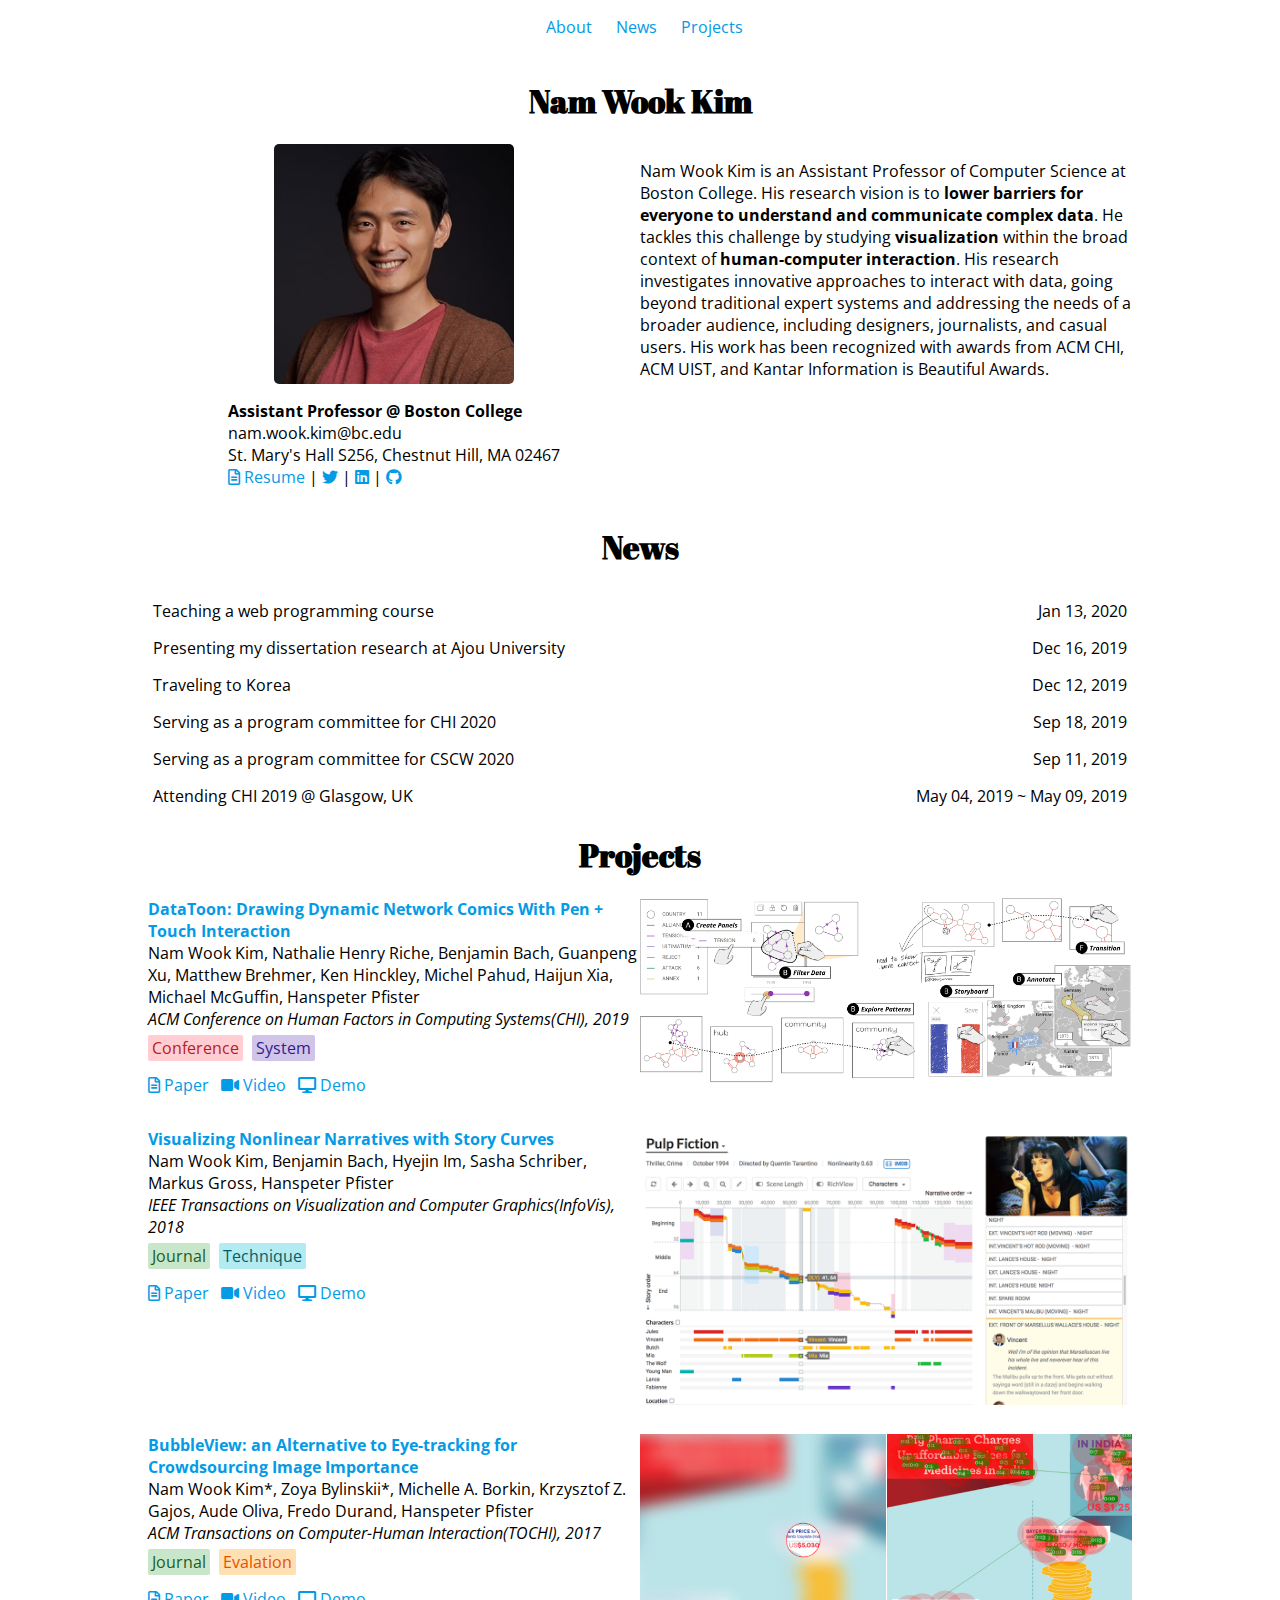
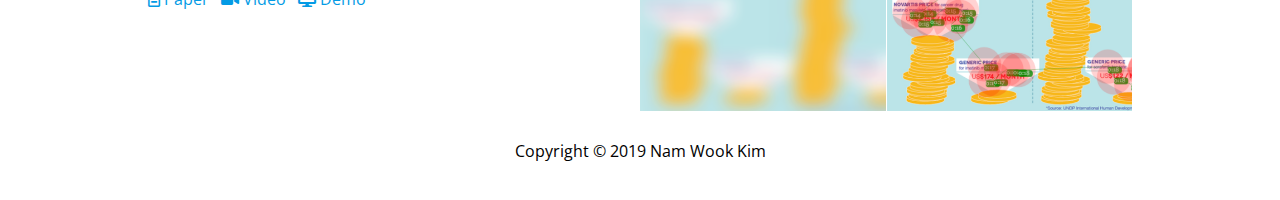
<file: index.html>
<!DOCTYPE html>
<html lang="en">
<head>
    <title>Nam Wook Kim's Homepage</title>
    <meta charset="utf-8" />
    <meta name="viewport" content="width=device-width, initial-scale=1" />

    <meta property="og:title" content="Nam Wook Kim">
    <meta property="og:description" content="Nam Wook Kim is an Assistant Professor of Computer Science at Boston College. His research vision is to lower barriers for everyone to understand and communicate complex data. He tackles this challenge by studying visualization within the broad context of human-computer interaction. His research investigates innovative approaches to interact with data, going beyond traditional expert systems and addressing the needs of a broader audience, including designers, journalists, and casual users. His work has been recognized with awards from ACM CHI, ACM UIST, and Kantar Information is Beautiful Awards.">
    <meta property="og:image" content="https://bcwebcourse.github.io/portfolio-namwkim/assets/profile.png">
    <meta property="og:url" content="https://bcwebcourse.github.io/portfolio-namwkim/">
    <meta name="twitter:card" content="summary_large_image">
    <!-- favicon-->
    <link rel="icon" type="image/png" sizes="32x32" href="assets/favicon.png">    
    <link href="https://fonts.googleapis.com/css?family=Abril+Fatface|Open+Sans:400,700&display=swap" rel="stylesheet">
    <link rel="stylesheet" href="https://cdnjs.cloudflare.com/ajax/libs/font-awesome/5.11.2/css/all.min.css" />
    <link rel="stylesheet" href="https://cdnjs.cloudflare.com/ajax/libs/animate.css/3.7.2/animate.min.css">
    <link rel="stylesheet" href="style.css" />
</head>
<body>
    <div class="container">
        <nav>
            <ul>
                <li>
                    <a href="#about">About</a>
                </li>
                <li>
                    <a href="#news">News</a>
                </li>
                <li>
                    <a href="#projects">Projects</a>
                </li>
            </ul>
        </nav>
        <section id="about">
            <h1 class="title animated infinite bounce delay-1s">Nam Wook Kim</h1>
            
            <div class="row">
                <div class="col-6">
                    <img class="profile-img" src="assets/profile.png"/>
                    <p>
                        <strong>Assistant Professor @ Boston College</strong><br>
                        nam.wook.kim@bc.edu <br>
                        St. Mary's Hall S256, Chestnut Hill, MA 02467<br>
                        <a href="assets/resume.pdf" target="_blank"><i class="far fa-file-alt"></i> Resume</a> |
                        <a href="https://twitter.com/namwkim85" target="_blank"><i class="fab fa-twitter"></i></a> | <a href="https://www.linkedin.com/in/namwkim/" target="_blank"><i class="fab fa-linkedin"></i></a> | <a href="https://github.com/namwkim" target="_blank"><i class="fab fa-github"></i></a><br>
                    </p>
                </div>
                <div class="col-6">
                    <p>
                        Nam Wook Kim is an Assistant Professor of Computer Science at Boston
                        College. His research vision is to <strong>lower barriers for everyone to
                        understand and communicate complex data</strong>. He tackles this challenge by
                        studying <strong>visualization</strong> within the broad context of <strong>human-computer
                        interaction</strong>. His research investigates innovative approaches to interact
                        with data, going beyond traditional expert systems and addressing the
                        needs of a broader audience, including designers, journalists, and
                        casual users. His work has been recognized with awards from ACM CHI, ACM
                        UIST, and Kantar Information is Beautiful Awards.
                    </p>
                </div>
                
            </div >    

            
        
        </section>
        <section id="news">
            <h1 class="title">News</h1>
            <div>
                <div class="row">
                    <div class="col-8">
                        Teaching a web programming course
                    </div>
                    <div class="col-4">
                        Jan 13, 2020
                    </div>
                </div>
                <div class="row">
                    <div class="col-8">
                        Presenting my dissertation research at Ajou University
                    </div>
                    <div class="col-4">
                        Dec 16, 2019            
                    </div> 
                </div>
                <div class="row">
                    <div class="col-8">
                        Traveling to Korea
                    </div>
                    <div class="col-4">
                        Dec 12, 2019            
                    </div>
                </div>
                <div class="row">
                    <div class="col-8">
                        Serving as a program committee for CHI 2020
                    </div>
                    <div class="col-4">
                        Sep 18, 2019            
                    </div>
                </div>
                <div class="row">
                    <div class="col-8">
                        Serving as a program committee for CSCW 2020
                    </div>
                    <div class="col-4">
                        Sep 11, 2019           
                    </div>
                </div>
                <div class="row">
                    <div class="col-8">
                        Attending CHI 2019 @ Glasgow, UK
                    </div>
                    <div class="col-4">
                        May 04, 2019 ~ May 09, 2019            
                    </div>
                </div>
            </div>
        </section>
        <section id="projects">
            <h1 class="title">Projects</h1>
        
            <div>
                <div class="row">
                    <div class="col-6">
                        <div class="project-title">
                            <a href="datatoon.html"><strong>DataToon: Drawing Dynamic Network Comics With Pen + Touch Interaction</strong></a>
                        </div>
                        <div class="project-authors">
                            Nam Wook Kim, Nathalie Henry Riche, Benjamin Bach, Guanpeng Xu, Matthew Brehmer, Ken Hinckley, Michel Pahud, Haijun Xia, Michael McGuffin, Hanspeter Pfister<br>
                        </div>
                        <div class="project-source">
                            <em>ACM Conference on Human Factors in Computing Systems(CHI), 2019</em>
                        </div>
                        <div class="project-tags">
                            <span class="tag conference">Conference</span>
                            <span class="tag system">System</span>
                        </div>
                        <div class="project-materials">
                            <span><a href="assets/datatoon/paper.pdf" target="_blank"><i class="far fa-file-alt"></i> Paper</a></span>
                            <span><a href="assets/datatoon/video.mp4" target="_blank"><i class="fas fa-video"></i> Video</a></span>
                            <span><a href="https://datatoon.github.io/" target="_blank"><i class="fas fa-desktop"></i> Demo</a></span>
                        </div>
                    </div> 
                    <div class="col-6">
                        <img src="assets/datatoon/teaser.png" width="100%">
                    </div>
                </div>
                <div class="row">
                    <div class="col-6">
                        <div class="project-title">
                            <a href="storycurves.html"><strong>Visualizing Nonlinear Narratives with Story Curves</strong></a>
                        </div>
                        <div class="project-authors">
                            Nam Wook Kim, Benjamin Bach, Hyejin Im, Sasha Schriber, Markus Gross, Hanspeter Pfister<br>
                        </div>
                        <div class="project-source">
                            <em>IEEE Transactions on Visualization and Computer Graphics(InfoVis), 2018</em>
                        </div>
                        <div class="project-tags">
                                <span class="tag journal">Journal</span>
                                <span class="tag technique">Technique</span>
                        </div>
                        <div class="project-materials">
                            <span><a href="assets/storycurves/paper.pdf" target="_blank"><i class="far fa-file-alt"></i> Paper</a></span>
                            <span><a href="assets/storycurves/video.mp4" target="_blank"><i class="fas fa-video"></i> Video</a></span>
                            <span><a href="https://storycurve.namwkim.org/" target="_blank"><i class="fas fa-desktop"></i> Demo</a></span>
                        </div>
        
                    </div> 
                    <div class="col-6">
                        <img src="assets/storycurves/teaser.png" width="100%">
                    </div>
                </div>
                <div class="row">
                    <div class="col-6">
                        <div class="project-title">
                            <a href="bubbleview.html"><strong>BubbleView: an Alternative to Eye-tracking for Crowdsourcing Image Importance</strong></a>
                        </div>
                        <div class="project-authors">
                            Nam Wook Kim*, Zoya Bylinskii*, Michelle A. Borkin, Krzysztof Z. Gajos, Aude Oliva, Fredo Durand, Hanspeter Pfister<br>
                        </div>
                        <div class="project-source">
                            <em>ACM Transactions on Computer-Human Interaction(TOCHI), 2017</em>
                        </div>
                        <div class="project-tags">
                                <span class="tag journal">Journal</span>
                                <span class="tag evaluation">Evalation</span>
                        </div>
                        <div class="project-materials">
                            <span><a href="assets/bubbleview/paper.pdf" target="_blank"><i class="far fa-file-alt"></i> Paper</a></span>
                            <span><a href="assets/bubbleview/video.mp4" target="_blank"><i class="fas fa-video"></i> Video</a></span>
                            <span><a href="https://bubbleview.namwkim.org/" target="_blank"><i class="fas fa-desktop"></i> Demo</a></span>
                        </div>
                    </div> 
                    <div class="col-6">
                        <img class="project-teaser" src="assets/bubbleview/teaser.png" width="100%">
                    </div>
                </div>
    
        </section>
        <footer>Copyright © 2019 Nam Wook Kim</footer>
    </div>
    
    
</body>
</html>
</file>
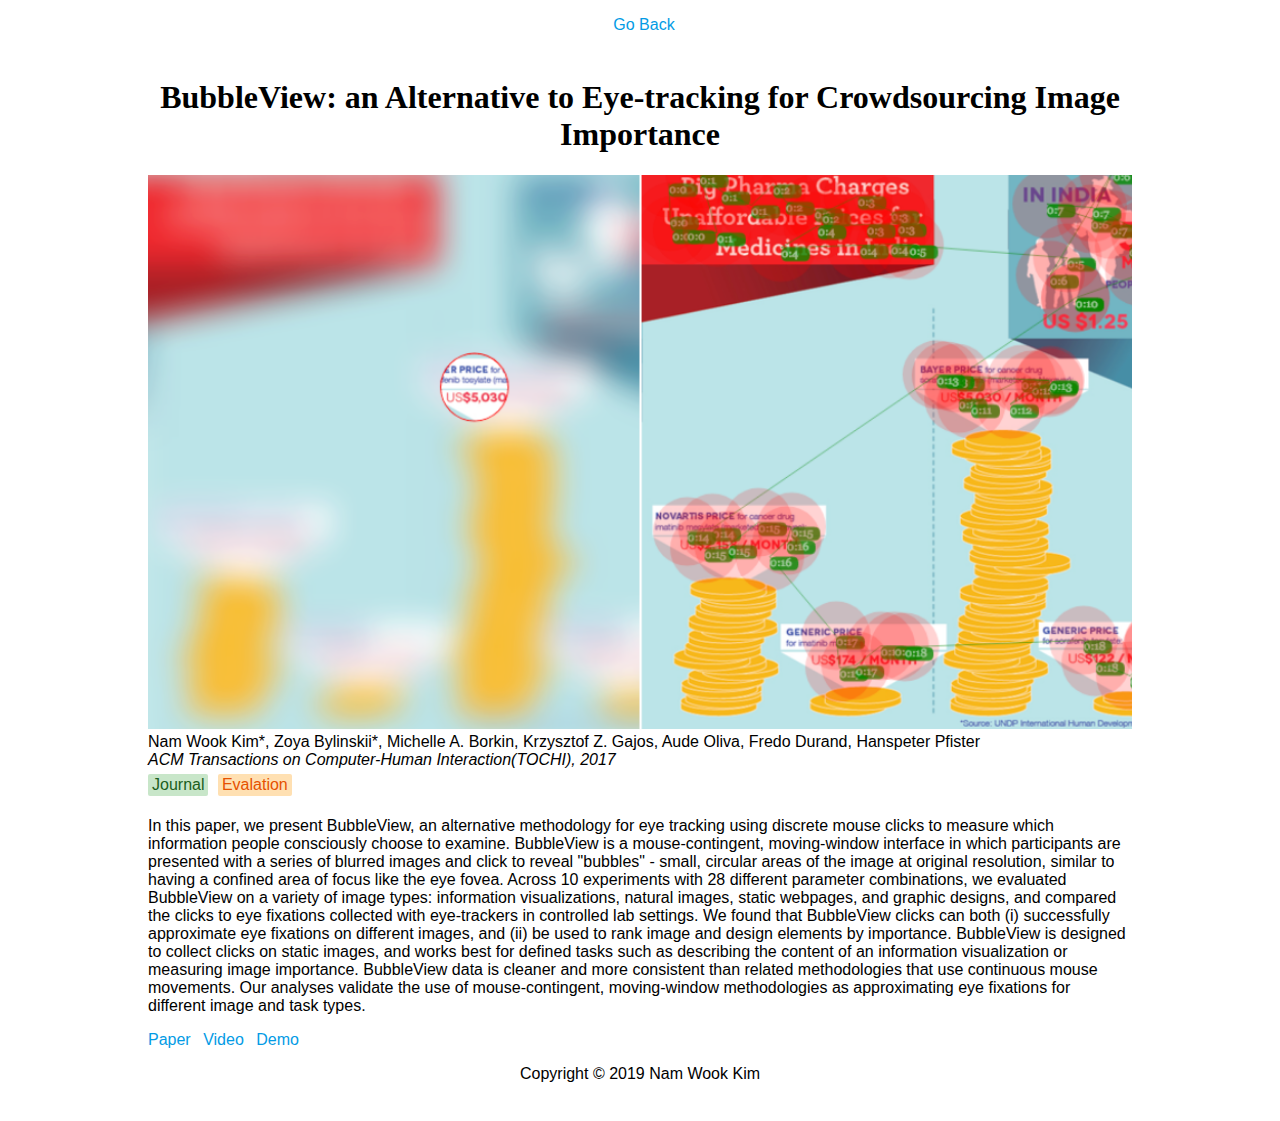
<file: bubbleview.html>
<!DOCTYPE html>
<html lang="en">
<head>
    <title>Nam Wook Kim's Homepage</title>
    
    <!-- favicon-->
    <link rel="icon" type="image/png" sizes="32x32" href="assets/favicon.png">
    <link rel="stylesheet" href="style.css" />
    
</head>
<body>
    <div class="container">
        <nav>
            <ul>
                <li>
                    <a href="index.html">Go Back</a>
                </li>
            </ul>
        </nav>
        <section>
            <h1 class="title">BubbleView: an Alternative to Eye-tracking for Crowdsourcing Image Importance</h1>
            <img class="project-teaser" src="assets/bubbleview/teaser.png" width="100%">
            <div class="project-authors">
                Nam Wook Kim*, Zoya Bylinskii*, Michelle A. Borkin, Krzysztof Z. Gajos, Aude Oliva, Fredo Durand, Hanspeter Pfister<br>
            </div>
            <div class="project-source">
                <em>ACM Transactions on Computer-Human Interaction(TOCHI), 2017</em>
            </div>
            <div class="project-tags">
                    <span class="tag journal">Journal</span>
                    <span class="tag evaluation">Evalation</span>
            </div>
            <div class="project-desc">
                <p>
                    In this paper, we present BubbleView, an alternative methodology for eye tracking using discrete mouse clicks to measure which information people consciously choose to examine. BubbleView is a mouse-contingent, moving-window interface in which participants are presented with a series of blurred images and click to reveal "bubbles" - small, circular areas of the image at original resolution, similar to having a confined area of focus like the eye fovea. Across 10 experiments with 28 different parameter combinations, we evaluated BubbleView on a variety of image types: information visualizations, natural images, static webpages, and graphic designs, and compared the clicks to eye fixations collected with eye-trackers in controlled lab settings. We found that BubbleView clicks can both (i) successfully approximate eye fixations on different images, and (ii) be used to rank image and design elements by importance. BubbleView is designed to collect clicks on static images, and works best for defined tasks such as describing the content of an information visualization or measuring image importance. BubbleView data is cleaner and more consistent than related methodologies that use continuous mouse movements. Our analyses validate the use of mouse-contingent, moving-window methodologies as approximating eye fixations for different image and task types.
                </p>
            </div>
            <div class="project-materials">
                <span><a href="assets/bubbleview/paper.pdf" target="_blank"><i class="far fa-file-alt"></i> Paper</a></span>
                <span><a href="assets/bubbleview/video.mp4" target="_blank"><i class="fas fa-video"></i> Video</a></span>
                <span><a href="https://bubbleview.namwkim.org/" target="_blank"><i class="fas fa-desktop"></i> Demo</a></span>
            </div>
        </section>
        <footer>Copyright © 2019 Nam Wook Kim</footer>
    </div>
    
</body>
</html>
</file>
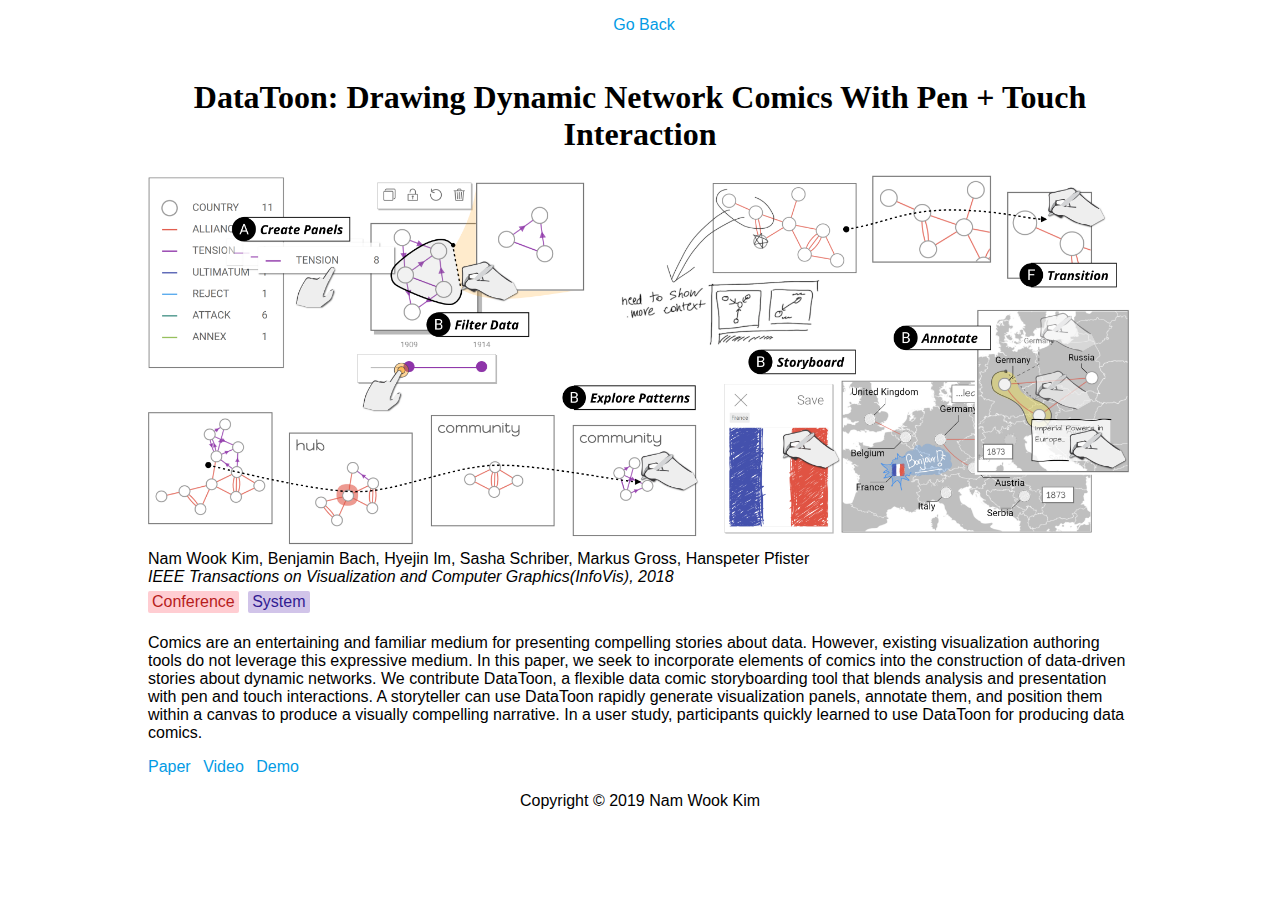
<file: datatoon.html>
<!DOCTYPE html>
<html lang="en">
<head>
    <title>Nam Wook Kim's Homepage</title>
    <!-- favicon-->
    <link rel="icon" type="image/png" sizes="32x32" href="assets/favicon.png">
    <link rel="stylesheet" href="style.css" />
</head>
<body>
    <div class="container">
        <nav>
            <ul>
                <li>
                    <a href="index.html">Go Back</a>
                </li>
            </ul>
        </nav>
        <section>
            <h1 class="title">DataToon: Drawing Dynamic Network Comics With Pen + Touch Interaction</h1>
            <img class="project-teaser" src="assets/datatoon/teaser.png" width="100%">
            <div class="project-authors">
                Nam Wook Kim, Benjamin Bach, Hyejin Im, Sasha Schriber, Markus Gross, Hanspeter Pfister<br>
            </div>
            <div class="project-source">
                <em>IEEE Transactions on Visualization and Computer Graphics(InfoVis), 2018</em>
            </div>
            <div class="project-tags">
                <span class="tag conference">Conference</span>
                <span class="tag system">System</span>
            </div>
            <div class="project-desc">
                <p>
                    Comics are an entertaining and familiar medium for presenting compelling stories about data. However, existing visualization authoring tools do not leverage this expressive medium. In this paper, we seek to incorporate elements of comics into the construction of data-driven stories about dynamic networks. We contribute DataToon, a flexible data comic storyboarding tool that blends analysis and presentation with pen and touch interactions. A storyteller can use DataToon rapidly generate visualization panels, annotate them, and position them within a canvas to produce a visually compelling narrative. In a user study, participants quickly learned to use DataToon for producing data comics.
                </p>
            </div>
            <div class="project-materials">
                <span><a href="assets/datatoon/paper.pdf" target="_blank"><i class="far fa-file-alt"></i> Paper</a></span>
                <span><a href="assets/datatoon/video.mp4" target="_blank"><i class="fas fa-video"></i> Video</a></span>
                <span><a href="https://datatoon.github.io/" target="_blank"><i class="fas fa-desktop"></i> Demo</a></span>
            </div>
        </section>
        <footer>Copyright © 2019 Nam Wook Kim</footer>
    </div>
    
</body>
</html>
</file>
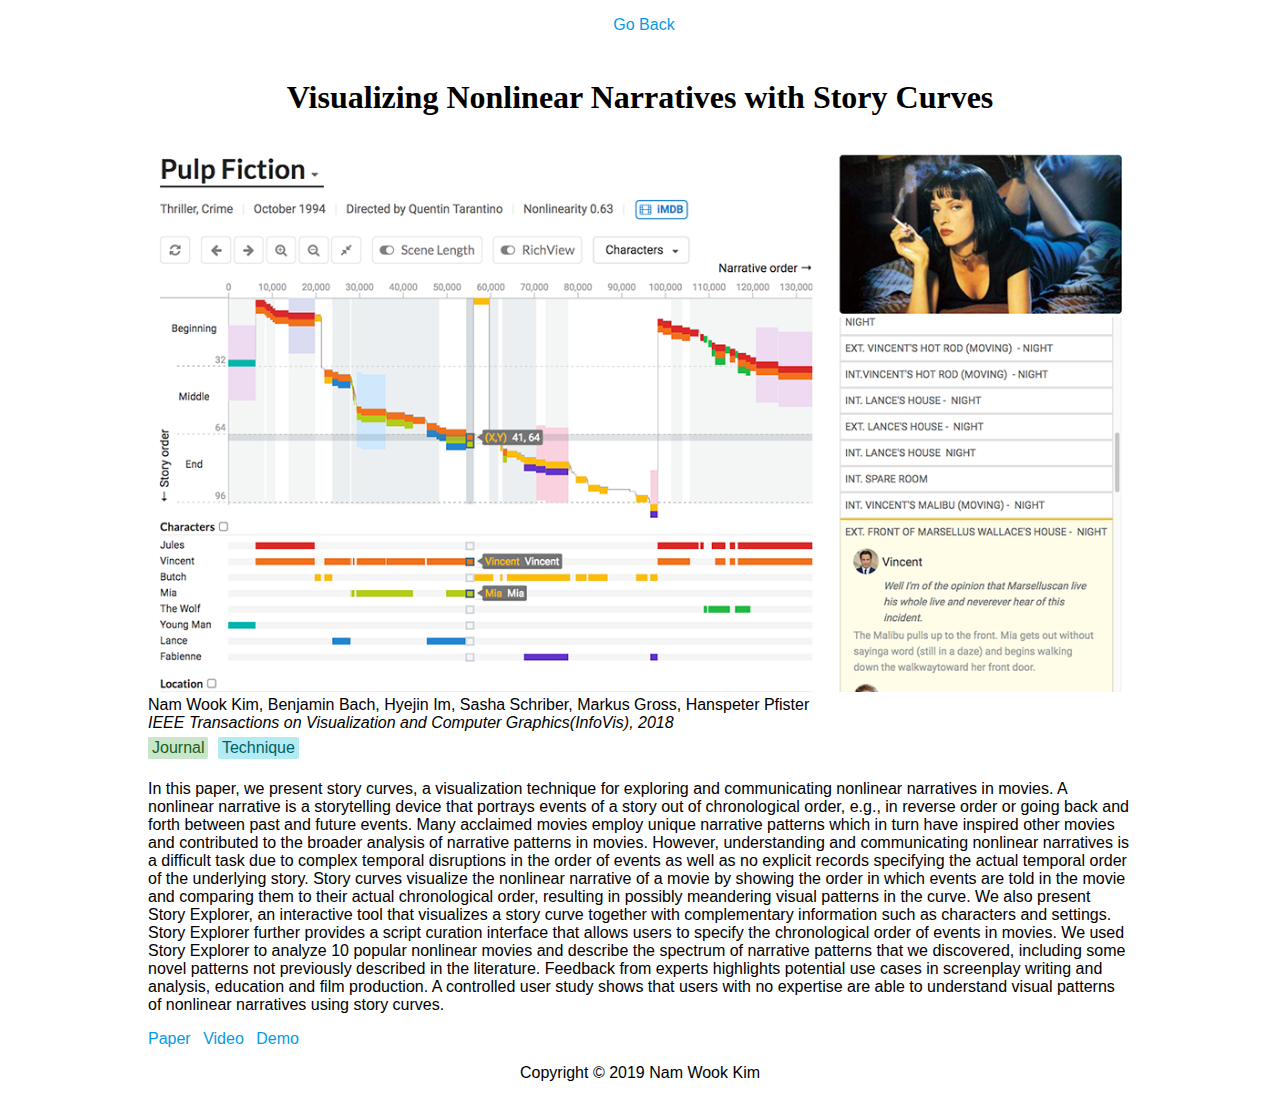
<file: storycurves.html>
<!DOCTYPE html>
<html lang="en">
<head>
    <title>Nam Wook Kim's Homepage</title>
    
    <!-- favicon-->
    <link rel="icon" type="image/png" sizes="32x32" href="assets/favicon.png">
    <link rel="stylesheet" href="style.css" />
</head>
<body>
    <div class="container">
        <nav>
            <ul>
                <li>
                    <a href="index.html">Go Back</a>
                </li>
            </ul>
        </nav>
        <section>
            <h1 class="title">Visualizing Nonlinear Narratives with Story Curves</h1>
            <img class="project-teaser" src="assets/storycurves/teaser.png" width="100%">
            <div class="project-authors">
                Nam Wook Kim, Benjamin Bach, Hyejin Im, Sasha Schriber, Markus Gross, Hanspeter Pfister<br>
            </div>
            <div class="project-source">
                <em>IEEE Transactions on Visualization and Computer Graphics(InfoVis), 2018</em>
            </div>
            <div class="project-tags">
                    <span class="tag journal">Journal</span>
                    <span class="tag technique">Technique</span>
            </div>
            <div class="project-desc">
                <p>
                    In this paper, we present story curves, a visualization technique for exploring and communicating nonlinear narratives in movies. A nonlinear narrative is a storytelling device that portrays events of a story out of chronological order, e.g., in reverse order or going back and forth between past and future events. Many acclaimed movies employ unique narrative patterns which in turn have inspired other movies and contributed to the broader analysis of narrative patterns in movies. However, understanding and communicating nonlinear narratives is a difficult task due to complex temporal disruptions in the order of events as well as no explicit records specifying the actual temporal order of the underlying story. Story curves visualize the nonlinear narrative of a movie by showing the order in which events are told in the movie and comparing them to their actual chronological order, resulting in possibly meandering visual patterns in the curve. We also present Story Explorer, an interactive tool that visualizes a story curve together with complementary information such as characters and settings. Story Explorer further provides a script curation interface that allows users to specify the chronological order of events in movies. We used Story Explorer to analyze 10 popular nonlinear movies and describe the spectrum of narrative patterns that we discovered, including some novel patterns not previously described in the literature. Feedback from experts highlights potential use cases in screenplay writing and analysis, education and film production. A controlled user study shows that users with no expertise are able to understand visual patterns of nonlinear narratives using story curves.
                </p>
            </div>

            <div class="project-materials">
                <span><a href="assets/storycurves/paper.pdf" target="_blank"><i class="far fa-file-alt"></i> Paper</a></span>
                <span><a href="assets/storycurves/video.mp4" target="_blank"><i class="fas fa-video"></i> Video</a></span>
                <span><a href="https://storycurve.namwkim.org/" target="_blank"><i class="fas fa-desktop"></i> Demo</a></span>
            </div>
        </section>
        <footer>Copyright © 2019 Nam Wook Kim</footer>
    </div>
    
</body>
</html>
</file>
<file: style.css>
body {
    font-family: 'Open Sans', sans-serif;
}
.container{
    max-width:1024px;
    width:100%;
    margin: 0 auto;
    padding:50px 20px 20px 20px; 
    box-sizing: border-box;
}

a{
    text-decoration: none;
    color:#039BE5;
    /* color: black; */
    /* text-decoration-color: #B3E5FC; */
    /* text-decoration-color: blue; */
    /* text-decoration: underline; */
    /* text-decoration-style: dotted; */
    /* background-color: #B3E5FC; */
    transition: background-color 0.2s;
}
a:hover{
    text-decoration: none;
    background-color: #B3E5FC;
}

nav ul{
    list-style-type: none;
    margin: 0;
    padding: 1rem;
    display: flex;
    justify-content: center;
    position: fixed;
    top:0;
    left:0;
    width:100%;
    /* height:2rem;  */
    background-color: white;    
}
li a {
    margin-right:1.5rem;
    text-decoration: none;
}

footer{
    width: 100%;
    text-align: center;
    margin: 10px 0px 10px 0px;
}

section .title{
    font-family: 'Abril Fatface', cursive;
    font-size: 2rem;
    text-align: center;
}
section{
    margin: 1rem 0 1rem 0;
}
.row{
    display: flex;
    flex-wrap: wrap;
}


#about .col-6:nth-child(1){
    display: flex;
    flex-direction: column;
    align-items: center;
}


.profile-img{
    border-radius: 5px;
    width: 240px;
    height:240px;
    object-fit:cover;
}

#news .row {
    padding:5px;
}

#projects .row{
    margin-bottom: 1.5rem;
}

.tag{
    display: inline-block;
    border-radius: 2px;
    margin: 5px 5px 5px 0px;
    padding: 2px 4px 2px 4px;
    background: #eeeeee;
}
.tag:last-child{
    margin: 5px 0px 5px 0px;
}
.conference{
    background-color: #FFCDD2;
    color: #B71C1C;
}
.journal{
    background-color: #C8E6C9;
    color: #1B5E20;
}
.system{
    background-color: #D1C4E9;
    color: #311B92;
}
.technique{
    background-color: #B2EBF2;
    color: #006064;
}
.evaluation{
    background-color: #FFE0B2;
    color: #E65100;
}

.project-materials{
    margin: 0.5rem 0 0.5rem 0;
}
.project-materials span{
    margin: 0 0.5rem 0 0 
}

.project-teaser{
    width: 100%;
}

[class*="col-"] {
    flex-basis: 100%;
}
#news [class*="col-"] {
    margin-top: 5px;
}

@media only screen and (min-width: 768px) {
    .col-1 {flex-basis: 8.33%;}
    .col-2 {flex-basis: 16.66%;}
    .col-3 {flex-basis: 25%;}
    .col-4 {flex-basis: 33.33%;}
    .col-5 {flex-basis: 41.66%;}
    .col-6 {flex-basis: 50%;}
    .col-7 {flex-basis: 58.33%;}
    .col-8 {flex-basis: 66.66%;}
    .col-9 {flex-basis: 75%;}
    .col-10 {flex-basis: 83.33%;}
    .col-11 {flex-basis: 91.66%;}
    .col-12 {flex-basis: 100%;}
    

    #news .col-4 {
        text-align: right;
    }

}
</file>
